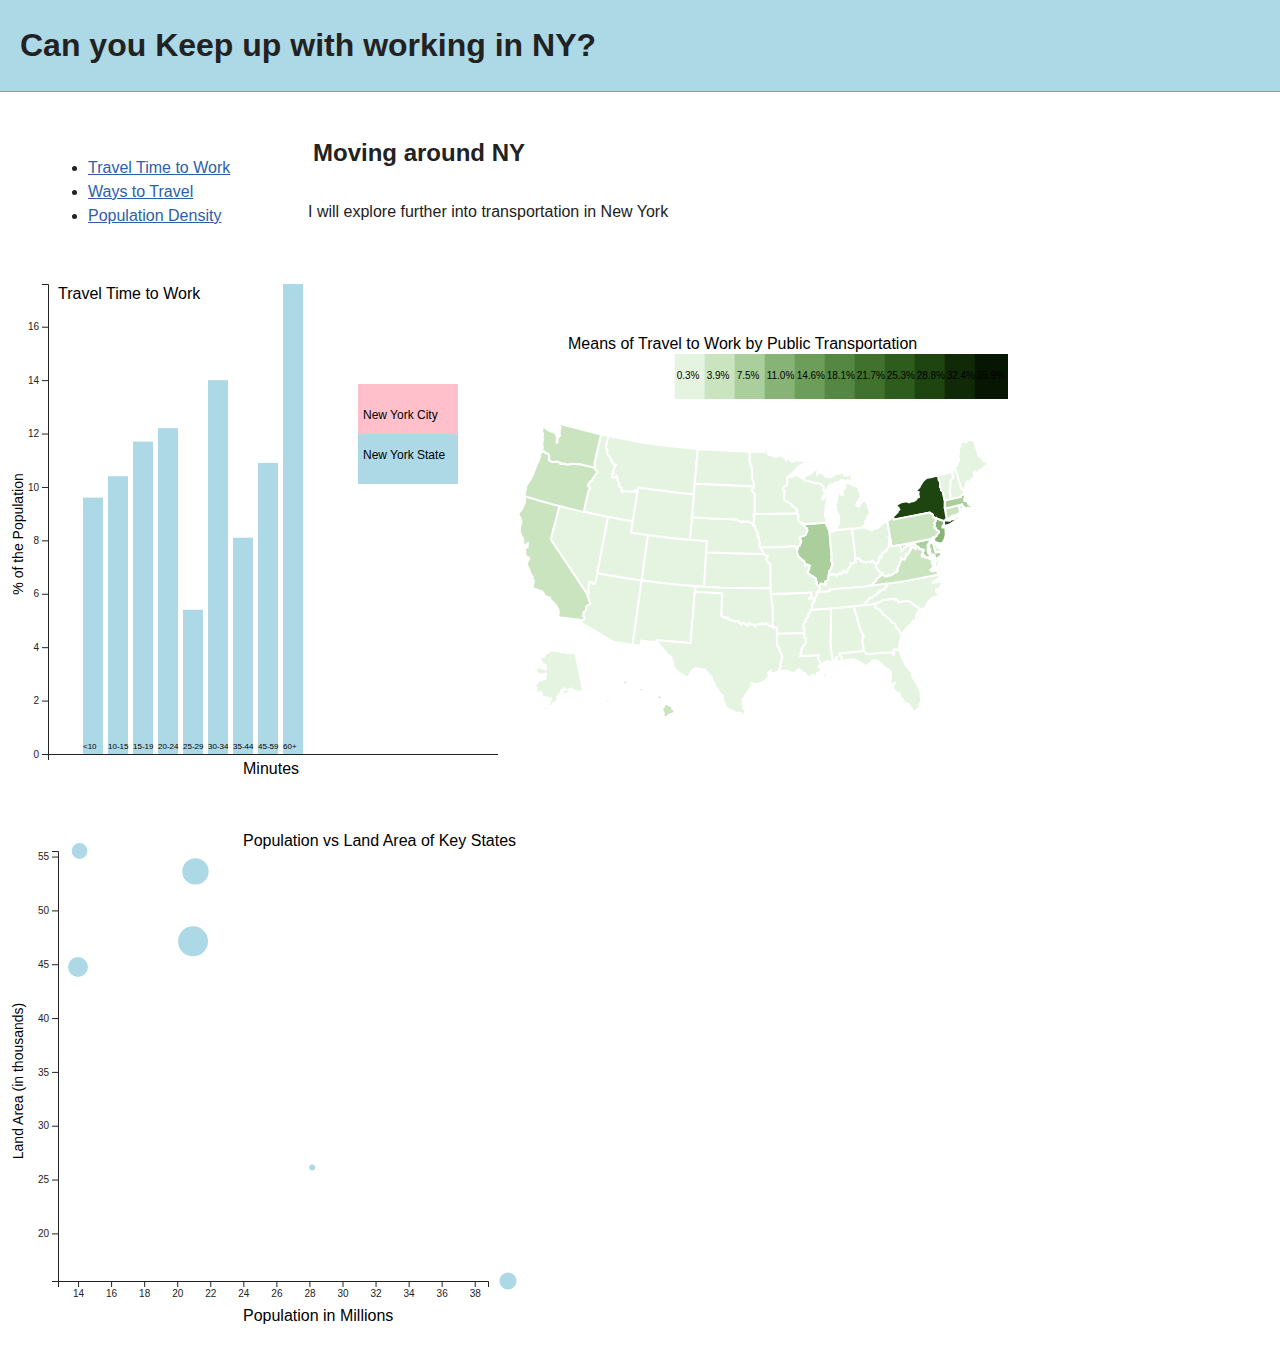
<file: index.html>
<!DOCTYPE html>
<html lang="en">
  <head>
    <meta charset="UTF-8" />
    <title>can you keep up with nyc</title>
    <link href="css/style.css" rel="stylesheet" />
  </head>

  <body>

    <header>
      <!-- ADD YOUR NAME -->
      <h1>Can you Keep up with working in NY?</h1>

    </header>

    <div id="content">

      <nav>
        <ul>
          <li><a href="index.html">Travel Time to Work</a></li>
            <li><a href="#two">Ways to Travel</a></li>
            <li><a href="#svgthree">Population Density</a></li>
        </ul>
      </nav>

      <main>

        <h2>Moving around NY</h2>

        <p id=intro>I will explore further into transportation in New York</p>


        <div class="tooltip"/>
      </main>
    </div>

    <script src= "js/lodash.js"></script>
    <script src="js/d3.min.js"></script>
    <script>
    var margin= {
    top:20,
    right:10,
    bottom:10,
    left:20
  };
    var width= 500-margin.left-margin.right;
    var height= 500-margin.top-margin.bottom;
    var padding=20;

    d3.csv("data/timetotravel.csv").then(function(data){
      console.log(data);

      var svg = d3.select("body").append("svg");
      svg.attr("width", width+20)
      .attr("height", height+70)
      .attr("id", "one");
// scale
var xScale = d3.scaleLinear()
 .domain([0,d3.max(data,function(d){
   return +d.means;
 })])
.range([0, width-margin.left]);

var yScale = d3.scaleLinear()
           .domain([0, d3.max(data, function(d) {
             return (+d.NY);
           })])
          .range([height,0]);

          // d3.select(".buttonny")
          //   .on("click", function() {
          //     console.log("Button Clicked");
          //     svg.selectAll(".buttonny")
          //     xScale.domain(data.map(function(d) {
          //       return d.means;
          //     }))
    var rectny= svg.selectAll("rect")
                 .data(data)
                 .enter()
                 .append("rect")
                 .attr("x", function(d,i) {
                   return padding+(i*25)+15;
                 })
                 .attr("y", function(d) {
                 return [yScale(+d.NY)];
               })
               .attr("width", 20)              //
               .attr("height", function(d) {
               return height-yScale(+d.NY);
             })
               .attr("fill", "lightblue")
               .attr("class", "rectny")
               .attr("transform", "translate("+(margin.left+padding)+" , 0)");
// });
 var labels = svg.selectAll("text")
              .data(data)
              .enter()
              .append("text")
              .text(function(d) {
                return d.means;
               })
              .style("font-size", "8px");

              labels.attr("x", function(d, i) {
                    return padding+(i * 25)+15;
                    })
              .attr("y", function(d) {
                    return height-5;
                    })
              .attr("transform", "translate("+(margin.left+padding)+" , 0)");

var nycbutton = svg.append("rect")
                .attr("x", "350")
                .attr("y" ,"100")
                .attr("width", "100")
                .attr("height", "50")
                .attr("fill", "pink")
                .attr("class", "buttonnyc");

                svg.append("text")
                      .text("New York City")
                      .attr("transform", "translate(355, 135)")
                      .attr("font-size", "12px");

var nybutton = svg.append("rect")
                .attr("x", "350")
                .attr("y" ,"150")
                .attr("width", "100")
                .attr("height", "50")
                .attr("class", "nybutton")
                .attr("fill", "lightblue");
                svg.append("text")
                      .text("New York State")
                      .attr("transform", "translate(355, 175)")
                      .attr("font-size", "12px");
//labels
svg.append("text")
      .text("Travel Time to Work")
      .attr("transform", "translate(50, 15)");
      svg.append("text")
            .text("Minutes")
            .attr("transform", "translate("+width/2+", "+(height+20)+")");

            svg.append("text")
               .text("% of the Population")
               .attr("text-anchor", "middle")
                .attr("transform", "translate(15,250)rotate(-90)")
                .attr("font-size","14px");


//click
               d3.select(".buttonnyc")
                 .on("click", function() {
                   console.log("Button Clicked");
                   svg.selectAll(".rectny")
                   xScale.domain(data.map(function(d) {
                     return d.means;
                   }))
                var nycbars=   svg.selectAll(".rectny")
                      .data(data)
                      .transition()
                      .duration(1500)
                      .ease(d3.easeElasticOut)
                      .attr("x", function(d,i) {
                        return padding+(i*25)+15;
                      })
                      .attr("y", function(d) {
                      return yScale(+d.NYC);
                      })
                      .attr("width", 20)              //
                      .attr ("height", function(d) {
                      return height-yScale(+d.NYC);
                      })
                      .attr("fill", "pink")
                      .attr("class", "nycbars");
                 });
                 //
                 d3.select(".nybutton")
                   .on("click", function() {
                     console.log("Button Clicked");
                     svg.selectAll(".rectny")
                     xScale.domain(data.map(function(d) {
                       return d.means;
                     }))
                     var rectny= svg.selectAll(".rectny")
                                  .data(data)
                                  .enter()
                                  .append("rect")
                                  .transition()
                                  .duration(1500)
                                  .ease(d3.easeElasticOut)
                                  .attr("x", function(d,i) {
                                    return padding+(i*25)+15;
                                  })
                                  .attr("y", function(d) {
                                  return [yScale(+d.NY)];
                                })
                                .attr("width", 20)              //
                                .attr("height", function(d) {
                                return height-yScale(+d.NY);
                              })
                                .attr("fill", "lightblue")
                                .attr("class", "rectny")
                                .attr("transform", "translate("+(margin.left+padding)+" , 0)");
                   });

                 var xAxis = d3.axisBottom()
                              .scale(xScale)
                             svg.append("g")
                          .attr("class", "x-axis")
                          .attr("transform", "translate("+(margin.left+padding)+","+(height)+")")
                          .call(xAxis);

                var yAxis = d3.axisLeft()
                    .scale(yScale)
                     svg.append("g")
                        .attr("class", "y-axis")
                        .attr("transform", "translate("+(margin.left+padding)+" , 0)")
                        .call(yAxis);

//onto the next for now/////////////////////////////////////////////////////////

d3.json("data/geojson/us-states.json").then(function(usMap){
    d3.csv("data/meansbystate.csv").then(function(data){
      console.log(data);

      var svgtwo = d3.select("body").append("svg");
      svgtwo.attr("width", width+padding)
      .attr("height", height+padding)
      .attr("id", "two")
      .append("g");

      svgtwo.append("div");

      var usaFeatures = usMap.features;

      data.forEach(function(d) {
        var stateName = d.State;
        var population = +d.public;

        usaFeatures.forEach(function(u) {
          var usaState = u.properties.name;
          if (usaState == stateName) {
            u.properties.public = population;
          }
        });
      });

      // Has population data merged?
      console.log(usaFeatures);



      var projection = d3.geoAlbersUsa()
      .translate([width/2, height/2])
      .scale([650]);

      var path = d3.geoPath().projection(projection);
var color_array=(["#e5f4e0", "#cae4c0", "#aacf9d",
        "#87b476", "#6c9e5a", "#548741",
        "#40722d", "#2e5c1d", "#1e4410",
        "#102a07", "#071602"]);
      var colors = d3.scaleQuantize()
                     .domain(d3.extent(usaFeatures, function(d) { return d.properties.public; }))
                     .range(["#e5f4e0", "#cae4c0", "#aacf9d",
                             "#87b476", "#6c9e5a", "#548741",
                             "#40722d", "#2e5c1d", "#1e4410",
                             "#102a07", "#071602"]);



     var map =
     svgtwo.selectAll("path")
      .data(usMap.features)
      .enter()
      .append("path")
// var map= svgtwo.selectAll("path")
//          .data(usaFeatures)
//          .enter()
//          .append("path")
         .attr("d", path)
         .attr("id", "map")
         .attr("fill", function(d) {
           if(d.properties.public) {
             return colors(d.properties.public);
           } else {
             return "#ccc";
           }
         })
         .attr("stroke", "#fff")
         .attr("stroke-width", "2px");


        d3.selectAll("#map")
         .data(data)
         .on("mouseover", function(d) {
        //   d3.select(this).attr("fill", "black");
            d3.select(".tooltip").classed("hidden",false)

         })
         .on("mousemove", function(d) {
           var currentX = d3.event.pageX + 10;
           var currentY = d3.event.pageY + 10;
           d3.select(".tooltip")
             .style("left",currentX + "px")
             .style("top",currentY + "px")
             .html("<p>Amount of People<br/> Public Trans: " + +d.PublicT + "<br/>" + "Drive: " + +d.Drive + "<br/>" +
                   "Walk: " + +d.Walk + "</p>");
         })
         .on("mouseout", function(d) {
        //   d3.select(this).attr("fill", "red");
            d3.select(".tooltip").classed("hidden",true);
         });





//label
      svgtwo.append("text")
            .text("Means of Travel to Work by Public Transportation")
            .attr("transform", "translate(50, 15)");
      //

      //legend
      var legend = svgtwo.append("g");
      legend.selectAll("rect")
            .data(color_array)
            .enter()
            .append("rect")
            .attr("x",function(d,i){
              return i*30+width/3;
            })
            .attr("y",20)
            .attr("width",70)
            .attr("height",45)
            .attr("fill",function(d){
              return d;
            })
      var max_val = d3.max(data,function(d){
        return +d.public;
       })
      var min_val = d3.min(data,function(d){
        return +d.public;
       })
      var interval = (max_val-min_val)/11;
      legend.selectAll("text")
            .data(color_array)
            .enter()
            .append("text")
            .attr("class","leg_text")
            .attr("x",function(d,i){
              return i*30+width/3;
            })
            .attr("y",45)
            .attr("dx","0.2em")
            .attr("font-size","10px")

            .text(function(d,i){
              var current_value = min_val+(i*interval);
              return current_value.toFixed(1) + "%";
            })
      //

/////lastchart SCATTERPLOT///////////
// var svgthree = d3.select("body").append("svg");
// svgthree.attr("width", width+padding)
// .attr("height", height+padding)
// .attr("id", "three")
// .append("g");
// .attr("tranform", "translate(" + (margin.left) + "," + margin.top + ")");

       var svgthree = d3.select("body")
                   .append("svg")
                   .attr("width", width+margin.right+margin.left+20)
                   .attr("height", height+margin.bottom+margin.top)
                   .append("g")
                   .attr("id","svgthree");
//labels

d3.csv("data/majorcities.csv").then(function(data){
    console.log(data);
//
// var svgthree = d3.select("body")
//             .append("svgthree")
//             .attr("width", width)
//             .attr("height", height);

        var xScale= d3.scaleLinear()
        .domain([d3.min(data, function(d) {
          return +d.pop;
        }), d3.max(data, function(d) {
          return +d.pop;
        })])
        .range([padding,width-padding]);

        var yScale= d3.scaleLinear()
        .domain([d3.min(data, function(d) {
          return +d.landArea;
        }), d3.max(data, function(d) {
          return +d.landArea;
        })])
          .range([width-padding,padding]);

        var rScale= d3.scaleLinear()
          .domain([d3.min(data, function(d) {
            return +d.density;
          }), d3.max(data, function(d) {
            return +d.density;
          })])
        .range([3, 15]);

var circles= svgthree.selectAll("circle")
.data(data)
.enter()
.append("circle")

.attr("cx", function(d,i){
  return xScale(+d.pop);
})
.attr("cy", function(d){
  return yScale(+d.landArea);

})
.attr("r", function(d){
  return rScale(+d.density);
})

.attr("fill", "lightblue")
.attr("class", "circles")
.attr("transform", "translate("+(margin.left+padding+10)+",0)");
d3.selectAll(".circles")
.data(data)
.on("mouseover", function(d) {
//   d3.select(this).attr("fill", "black");
   d3.select(".tooltip").classed("hidden",false)

})
.on("mousemove", function(d) {
  var state= d.state
  var currentX = d3.event.pageX + 10;
  var currentY = d3.event.pageY + 10;
  d3.select(".tooltip")
    .style("left",currentX + "px")
    .style("top",currentY + "px")
    .html("<p>State: " + state + "<br/>" + "density: " + +d.density + "</p>");
})
.on("mouseout", function(d) {
//   d3.select(this).attr("fill", "red");
   d3.select(".tooltip").classed("hidden",true);
});



var xAxis= d3.axisBottom(xScale)

        svgthree.append("g")
        .attr("class", "xaxis")
        .attr("transform", "translate("+(padding+10)+"," + (450) + ")")
        .call(xAxis)
        ;

        var yAxis = d3.axisLeft(yScale)

                   svgthree.append("g")
                   .attr("class", "y-axis")
                   .attr("transform", "translate("+(margin.left+padding+10)+",0)")
                   .call(yAxis);

                   svgthree.append("text")
                         .text("Population vs Land Area of Key States")
                         .attr("transform", "translate("+width/2+", 15)");
                      svgthree.append("text")
                          .text("Population in Millions")
                         .attr("transform", "translate("+width/2+",490)");
                      svgthree.append("text")
                         .text("Land Area (in thousands)")
                         .attr("text-anchor", "middle")
                          .attr("transform", "translate(15,250)rotate(-90)")
                          .attr("font-size","14px");


//





})
})//cloropleth
  })//json
});//time to travel bar



    </script>
  </body>
</html>
</file>
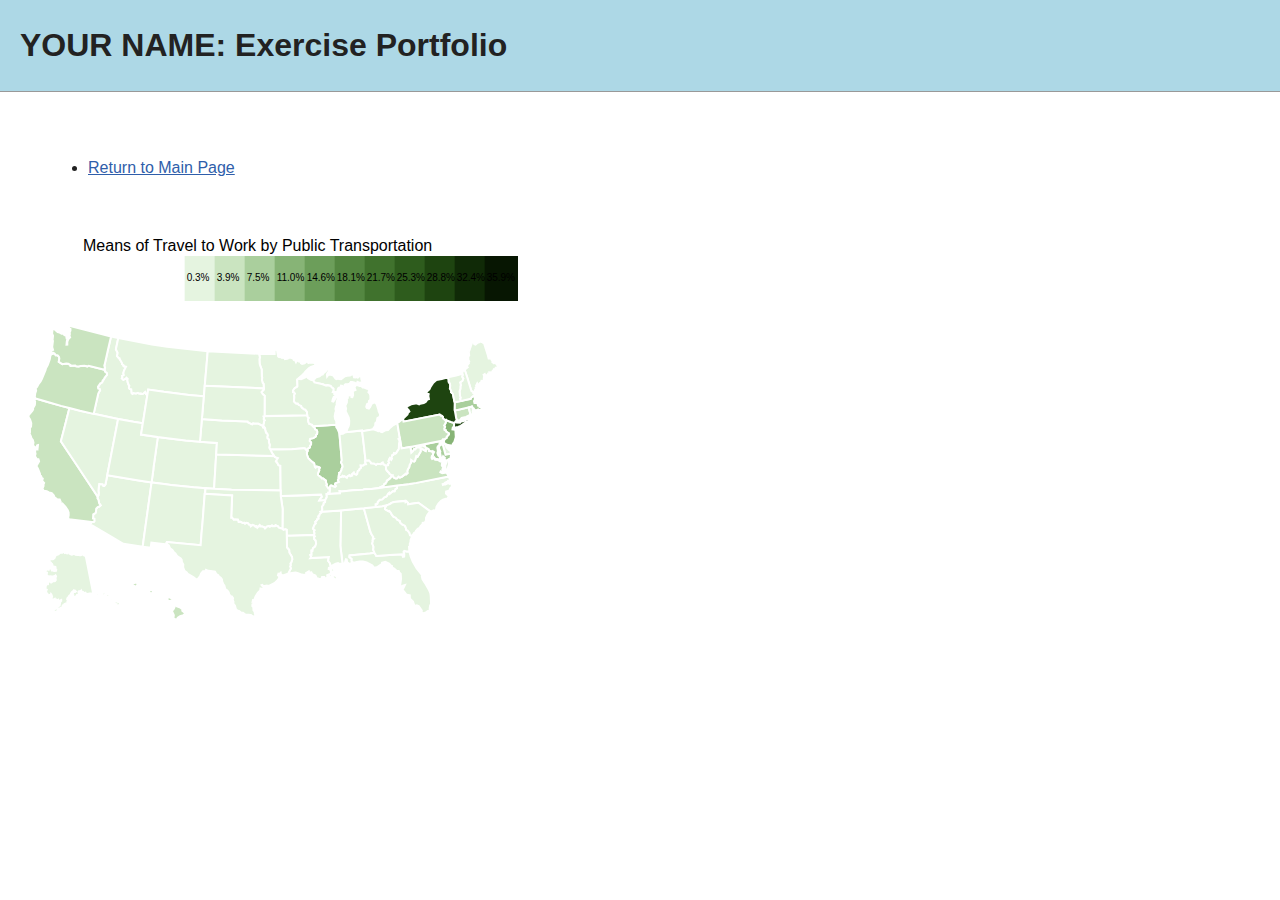
<file: mappractice.html>
<!DOCTYPE html>
<html lang="en">
  <head>
    <meta charset="UTF-8" />
    <title>Exercise Portfolio</title>
    <link href="css/style.css" rel="stylesheet" />
  </head>

  <body>

    <header>
      <!-- ADD YOUR NAME -->
      <h1>YOUR NAME: Exercise Portfolio</h1>
    </header>

    <div id="content">

      <nav>
        <ul>
          <li><a href="index.html">Return to Main Page</a></li>
        </ul>
      </nav>

      <main>

        <h2><!-- VISUALIZATION TITLE --></h2>

        <p><!-- INFORMATION ABOUT YOUR VISUALIZATION: What is this about? --></p>

        <!-- ADD YOUR VISUALIZATION HERE -->
        <div class="tooltip"/>
      </main>
    </div>

    <script src="js/d3.min.js"></script>
    <script>
    var margin= {
    top:20,
    right:10,
    bottom:10,
    left:20
  };
    var width= 500-margin.left-margin.right;
    var height= 500-margin.top-margin.bottom;
    var padding=20;
    d3.json("data/geojson/us-states.json").then(function(usMap){
        d3.csv("data/meansbystate.csv").then(function(data){
          console.log(data);

          var svgtwo = d3.select("body").append("svg");
          svgtwo.attr("width", width+padding)
          .attr("height", height+padding)
          .attr("id", "two")
          .append("g");

          svgtwo.append("div");

          var usaFeatures = usMap.features;

          data.forEach(function(d) {
            var stateName = d.State;
            var population = +d.public;

            usaFeatures.forEach(function(u) {
              var usaState = u.properties.name;
              if (usaState == stateName) {
                u.properties.public = population;
              }
            });
          });

          // Has population data merged?
          console.log(usaFeatures);



          var projection = d3.geoAlbersUsa()
          .translate([width/2, height/2])
          .scale([650]);

          var path = d3.geoPath().projection(projection);
    var color_array=(["#e5f4e0", "#cae4c0", "#aacf9d",
            "#87b476", "#6c9e5a", "#548741",
            "#40722d", "#2e5c1d", "#1e4410",
            "#102a07", "#071602"]);
          var colors = d3.scaleQuantize()
                         .domain(d3.extent(usaFeatures, function(d) { return d.properties.public; }))
                         .range(["#e5f4e0", "#cae4c0", "#aacf9d",
                                 "#87b476", "#6c9e5a", "#548741",
                                 "#40722d", "#2e5c1d", "#1e4410",
                                 "#102a07", "#071602"]);



         var map =
         svgtwo.selectAll("path")
          .data(usMap.features)
          .enter()
          .append("path")
    // var map= svgtwo.selectAll("path")
    //          .data(usaFeatures)
    //          .enter()
    //          .append("path")
             .attr("d", path)
             .attr("id", "map")
             .attr("fill", function(d) {
               if(d.properties.public) {
                 return colors(d.properties.public);
               } else {
                 return "#ccc";
               }
             })
             .attr("stroke", "#fff")
             .attr("stroke-width", "2px");


            d3.selectAll("#map")
             .data(data)
             .on("mouseover", function(d) {
            //   d3.select(this).attr("fill", "black");
                d3.select(".tooltip").classed("hidden",false)

             })
             .on("mousemove", function(d) {
               var currentX = d3.event.pageX + 10;
               var currentY = d3.event.pageY + 10;
               d3.select(".tooltip")
                 .style("left",currentX + "px")
                 .style("top",currentY + "px")
                 .html("<p>Amount of People<br/> Public Trans: " + +d.PublicT + "<br/>" + "Drive: " + +d.Drive + "<br/>" +
                       "Walk: " + +d.Walk + "</p>");
             })
             .on("mouseout", function(d) {
            //   d3.select(this).attr("fill", "red");
                d3.select(".tooltip").classed("hidden",true);
             });





    //label
          svgtwo.append("text")
                .text("Means of Travel to Work by Public Transportation")
                .attr("transform", "translate(55, 15)");
          //

          //
          var legend = svgtwo.append("g");
          legend.selectAll("rect")
                .data(color_array)
                .enter()
                .append("rect")
                .attr("x",function(d,i){
                  return i*30+width/3;
                })
                .attr("y",20)
                .attr("width",70)
                .attr("height",45)
                .attr("fill",function(d){
                  return d;
                })
          var max_val = d3.max(data,function(d){
            return +d.public;
           })
          var min_val = d3.min(data,function(d){
            return +d.public;
           })
          var interval = (max_val-min_val)/11;
          legend.selectAll("text")
                .data(color_array)
                .enter()
                .append("text")
                .attr("class","leg_text")
                .attr("x",function(d,i){
                  return i*30+width/3;
                })
                .attr("y",45)
                .attr("dx","0.2em")
                .attr("font-size","10px")

                .text(function(d,i){
                  var current_value = min_val+(i*interval);
                  return current_value.toFixed(1) + "%";
                })


                       })//cloropleth
                         })//json


      // add your script here
      // OR
      // add a link to a stand-alone script in the js folder

    </script>
  </body>
</html>
</file>
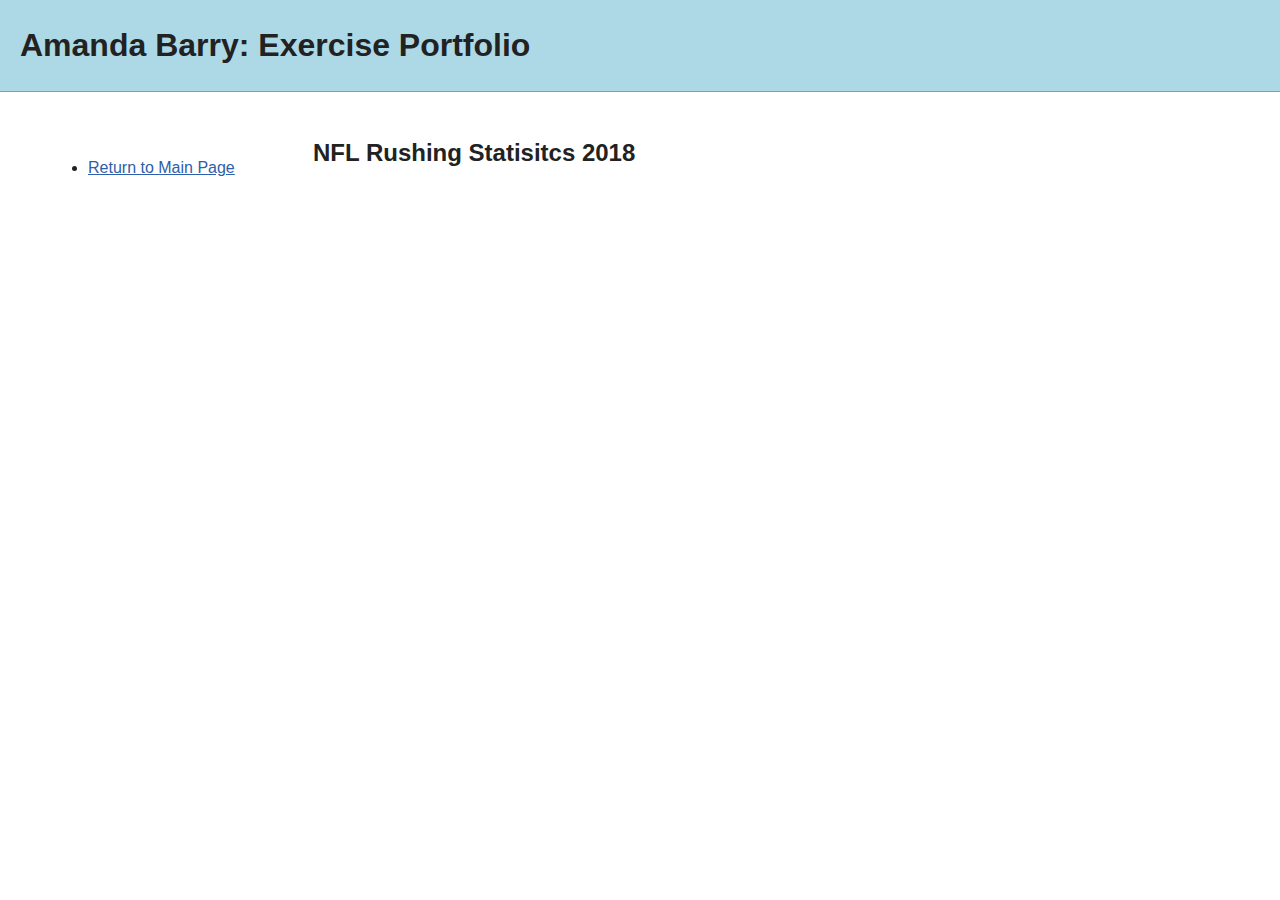
<file: nflscatter.html>
<!DOCTYPE html>
<html lang="en">
  <head>
    <meta charset="UTF-8" />
    <title>Exercise Portfolio</title>
    <link href="css/style.css" rel="stylesheet" />
  <script src="https://d3js.org/d3.v5.min.js"></script>
  </head>

  <body>

    <header>
      <!-- ADD YOUR NAME -->
      <h1>Amanda Barry: Exercise Portfolio</h1>
    </header>

    <div id="content">

      <nav>
        <ul>
          <li><a href="index.html">Return to Main Page</a></li>
        </ul>
      </nav>

      <main>

        <h2>NFL Rushing Statisitcs 2018</h2>

        <p><!-- INFORMATION ABOUT YOUR VISUALIZATION: What is this about? --></p>

        <!-- ADD YOUR VISUALIZATION HERE -->

      </main>
    </div>


    <script>
    var width= 800;
    var height= 900;
    var padding=50;

    var margin = {
      top: 50,
      bottom: 30,
      left: 60,
      right: 30,
    };
    //Show the relationship between yards (`Yds`) and touchdowns (`TD`). Use fumbles (`fum`) to represent the size of each point.
   d3.csv("data/majorcities.csv").then(function(data){
        console.log(data);
var state=+d.state;
    var svg = d3.select("body")
                .append("svg")
                .attr("width", width)
                .attr("height", height);

            var xScale= d3.scaleLinear()
            .domain([d3.min(data, function(d) {
              return +d.pop;
            }), d3.max(data, function(d) {
              return +d.pop;
            })])
            .range([padding,width-padding]);

            var yScale= d3.scaleLinear()
            .domain([d3.min(data, function(d) {
              return +d.landArea;
            }), d3.max(data, function(d) {
              return +d.landArea;
            })])
              .range([width-padding,padding]);

            var rScale= d3.scaleLinear()
              .domain([d3.min(data, function(d) {
                return +d.density;
              }), d3.max(data, function(d) {
                return +d.density;
              })])
            .range([3, 15]);

  var circles= svg.selectAll("circle")
    .data(data)
    .enter()
    .append("circle");

    circles.attr("cx", function(d,i){
      return xScale(+d.pop);
    })
    .attr("cy", function(d){
      return yScale(+d.landArea);

    })
    .attr("r", function(d){
      return rScale(+d.density);
    })
    // .attr("fill", function(d) {
    //   if(+d.FUM > 0){return "lightblue"}
    //   else {return "purple"}
    // })
    // .style("fill-opacity", function(d) {
    //   if (+d.Att >= 150){return 1}
    //   else{return 0}
    .attr("fill", "lightblue");


//var labels= svg.selectAll("text")
//            .data(data)
//            .enter()
//            .append("text")
//            .text(function(d){
//              return d.Yds + "," + d.fum;
//            })

var xAxis= d3.axisBottom(xScale)

            svg.append("g")
            .attr("class", "xaxis")
            .attr("transform", "translate(0," + (750) + ")")
            .call(xAxis);

            var yAxis = d3.axisLeft(yScale)

                       svg.append("g")
                       .attr("class", "y-axis")
                       .attr("transform", "translate(" +(padding+1)+ ",0)")
                       .call(yAxis);

                       svg.append("text")
                   					 .text("NFL Rushing Yards vs. Touchdowns")
                   					 .attr("transform", "translate("+width/2+", 15)");
                   			  svg.append("text")
                              .text("Yards")
                   					 .attr("transform", "translate(500,800)");
                   				svg.append("text")
                   				   .text("Touchdowns")
                   					 .attr("text-anchor", "middle")
                              .attr("transform", "translate(20,500)rotate(-90)")
  });















      // add your script here
      // OR
      // add a link to a stand-alone script in the js folder

    </script>
  </body>
</html>
</file>
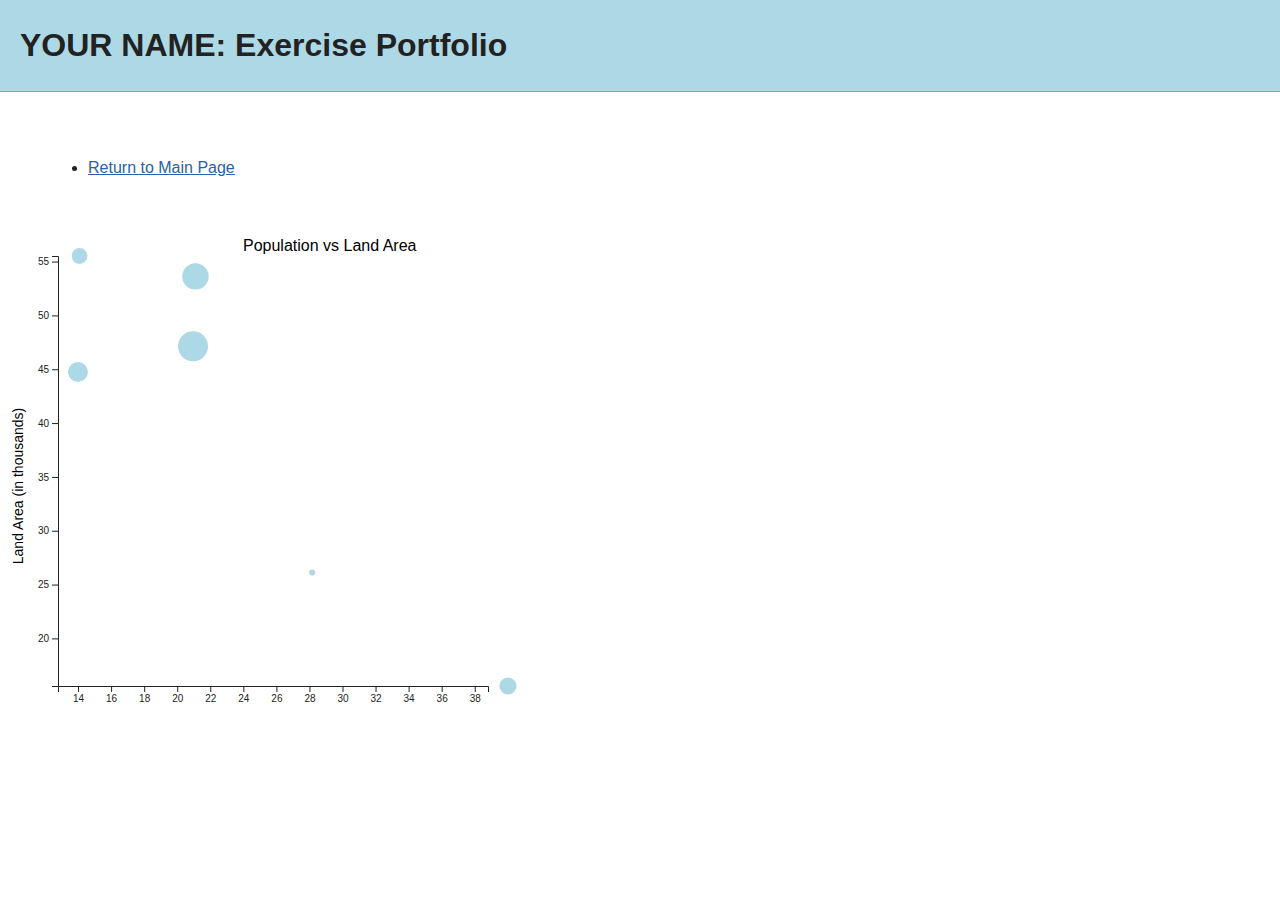
<file: scatterprac.html>
<!DOCTYPE html>
<html lang="en">
  <head>
    <meta charset="UTF-8" />
    <title>Exercise Portfolio</title>
    <link href="css/style.css" rel="stylesheet" />
  </head>

  <body>

    <header>
      <!-- ADD YOUR NAME -->
      <h1>YOUR NAME: Exercise Portfolio</h1>
    </header>

    <div id="content">

      <nav>
        <ul>
          <li><a href="index.html">Return to Main Page</a></li>
        </ul>
      </nav>
      <div class="tooltip">
      <main>

        <h2><!-- VISUALIZATION TITLE --></h2>

        <p><!-- INFORMATION ABOUT YOUR VISUALIZATION: What is this about? --></p>

        <!-- ADD YOUR VISUALIZATION HERE -->

      </main>
    </div>

    <script src="js/d3.min.js"></script>
    <script>
    var margin= {
    top:20,
    right:10,
    bottom:10,
    left:20
  };
    var width= 500-margin.left-margin.right;
    var height= 500-margin.top-margin.bottom;
    var padding=20;
    var svgthree = d3.select("body")
                .append("svg")
                .attr("width", width+margin.right+margin.left+20)
                .attr("height", height+margin.bottom+margin.top)
                .append("g")
                .attr("id","svgthree");
    //labels

    d3.csv("data/majorcities.csv").then(function(data){
        console.log(data);
    //
    // var svgthree = d3.select("body")
    //             .append("svgthree")
    //             .attr("width", width)
    //             .attr("height", height);

            var xScale= d3.scaleLinear()
            .domain([d3.min(data, function(d) {
              return +d.pop;
            }), d3.max(data, function(d) {
              return +d.pop;
            })])
            .range([padding,width-padding]);

            var yScale= d3.scaleLinear()
            .domain([d3.min(data, function(d) {
              return +d.landArea;
            }), d3.max(data, function(d) {
              return +d.landArea;
            })])
              .range([width-padding,padding]);

            var rScale= d3.scaleLinear()
              .domain([d3.min(data, function(d) {
                return +d.density;
              }), d3.max(data, function(d) {
                return +d.density;
              })])
            .range([3, 15]);

    var circles= svgthree.selectAll("circle")
    .data(data)
    .enter()
    .append("circle")

    .attr("cx", function(d,i){
      return xScale(+d.pop);
    })
    .attr("cy", function(d){
      return yScale(+d.landArea);

    })
    .attr("r", function(d){
      return rScale(+d.density);
    })

    .attr("fill", "lightblue")
    .attr("class", "circles")
    .attr("transform", "translate("+(margin.left+padding+10)+",0)");
    d3.selectAll(".circles")
    .data(data)
    .on("mouseover", function(d) {
    //   d3.select(this).attr("fill", "black");
       d3.select(".tooltip").classed("hidden",false)

    })
    .on("mousemove", function(d) {
      var state= d.state
      var currentX = d3.event.pageX + 10;
      var currentY = d3.event.pageY + 10;
      d3.select(".tooltip")
        .style("left",currentX + "px")
        .style("top",currentY + "px")
        .html("<p>State: " + state + "<br/>" + "density: " + +d.density + "</p>");
    })
    .on("mouseout", function(d) {
    //   d3.select(this).attr("fill", "red");
       d3.select(".tooltip").classed("hidden",true);
    });



    var xAxis= d3.axisBottom(xScale)

            svgthree.append("g")
            .attr("class", "xaxis")
            .attr("transform", "translate("+(padding+10)+"," + (450) + ")")
            .call(xAxis)
            ;

            var yAxis = d3.axisLeft(yScale)

                       svgthree.append("g")
                       .attr("class", "y-axis")
                       .attr("transform", "translate("+(margin.left+padding+10)+",0)")
                       .call(yAxis);

                       svgthree.append("text")
                             .text("Population vs Land Area")
                             .attr("transform", "translate("+width/2+", 15)");
                          svgthree.append("text")
                              .text("Population in Millions")
                             .attr("transform", "translate(10,800)");
                          svgthree.append("text")
                             .text("Land Area (in thousands)")
                             .attr("text-anchor", "middle")
                              .attr("transform", "translate(15,250)rotate(-90)")
                              .attr("font-size","14px");
    //





    })//major cities
      // add your script here
      // OR
      // add a link to a stand-alone script in the js folder

    </script>
  </body>
</html>
</file>
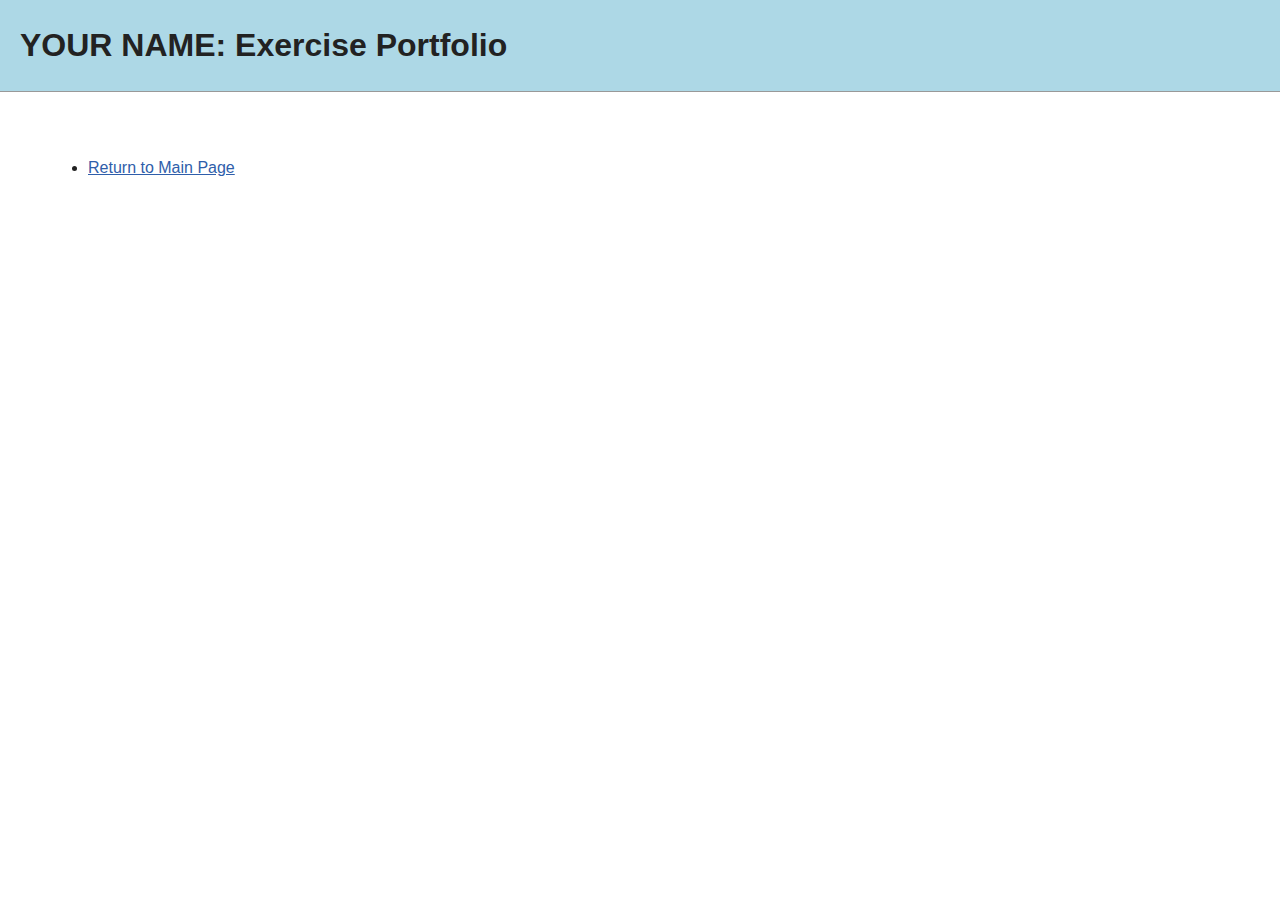
<file: template01.html>
<!DOCTYPE html>
<html lang="en">
  <head>
    <meta charset="UTF-8" />
    <title>Exercise Portfolio</title>
    <link href="css/style.css" rel="stylesheet" />
  </head>

  <body>

    <header>
      <!-- ADD YOUR NAME -->
      <h1>YOUR NAME: Exercise Portfolio</h1>
    </header>

    <div id="content">

      <nav>
        <ul>
          <li><a href="index.html">Return to Main Page</a></li>
        </ul>
      </nav>

      <main>

        <h2><!-- VISUALIZATION TITLE --></h2>

        <p><!-- INFORMATION ABOUT YOUR VISUALIZATION: What is this about? --></p>

        <!-- ADD YOUR VISUALIZATION HERE -->

      </main>
    </div>

    <script src="js/d3.min.js"></script>
    <script>

      // add your script here
      // OR
      // add a link to a stand-alone script in the js folder

    </script>
  </body>
</html>
</file>
<file: css/style.css>
html {
  font-size: 16px;
}

body {
  color: #222;
  font-family: sans-serif;
  line-height: 1.5;
}

a,
a:visited {
  color: rgba(47,94,170);
}

header {
  background-color: lightblue;
  border-bottom: 1px solid #999;
  position: fixed;
  z-index: 1;
  top: 0;
  left: 0;
  width: 100%;
}

header h1 {
  margin-left: 20px;
}

h2{
  margin-left: 35px;
  margin-top:35px;
  position:absolute;
}

p{
  margin-left: 30px;
}
#content {
  margin-top: 100px;
  display: grid;
  grid-template-columns: 250px 1fr;
  grid-column-gap: 20px;
}

nav {
  margin: 40px;
  width:100%;
}

h5{
  position:absolute;

}
.line{
  fill: none;
  stroke: black;
}

.xaxis{


}

.area {
  fill: lightblue;
}

.topline{
  stroke:  blue;
}


.tooltip {
  position: absolute;
  top: 0;
  left: 0;
  background: #ffffff;
  border: 1px solid #000000;
  border-radius: 10px;
  display: block;
}
.tooltip.hidden {
  display: none;
}

.leg_text text{
  color:white;
}

.map {
    width: 100%;
    max-width: 1024px;
    margin: 0 auto;
  }
#two{
  margin-left: 20px;
}
  #intro{
    margin-top: 100px;
  }
</file>
